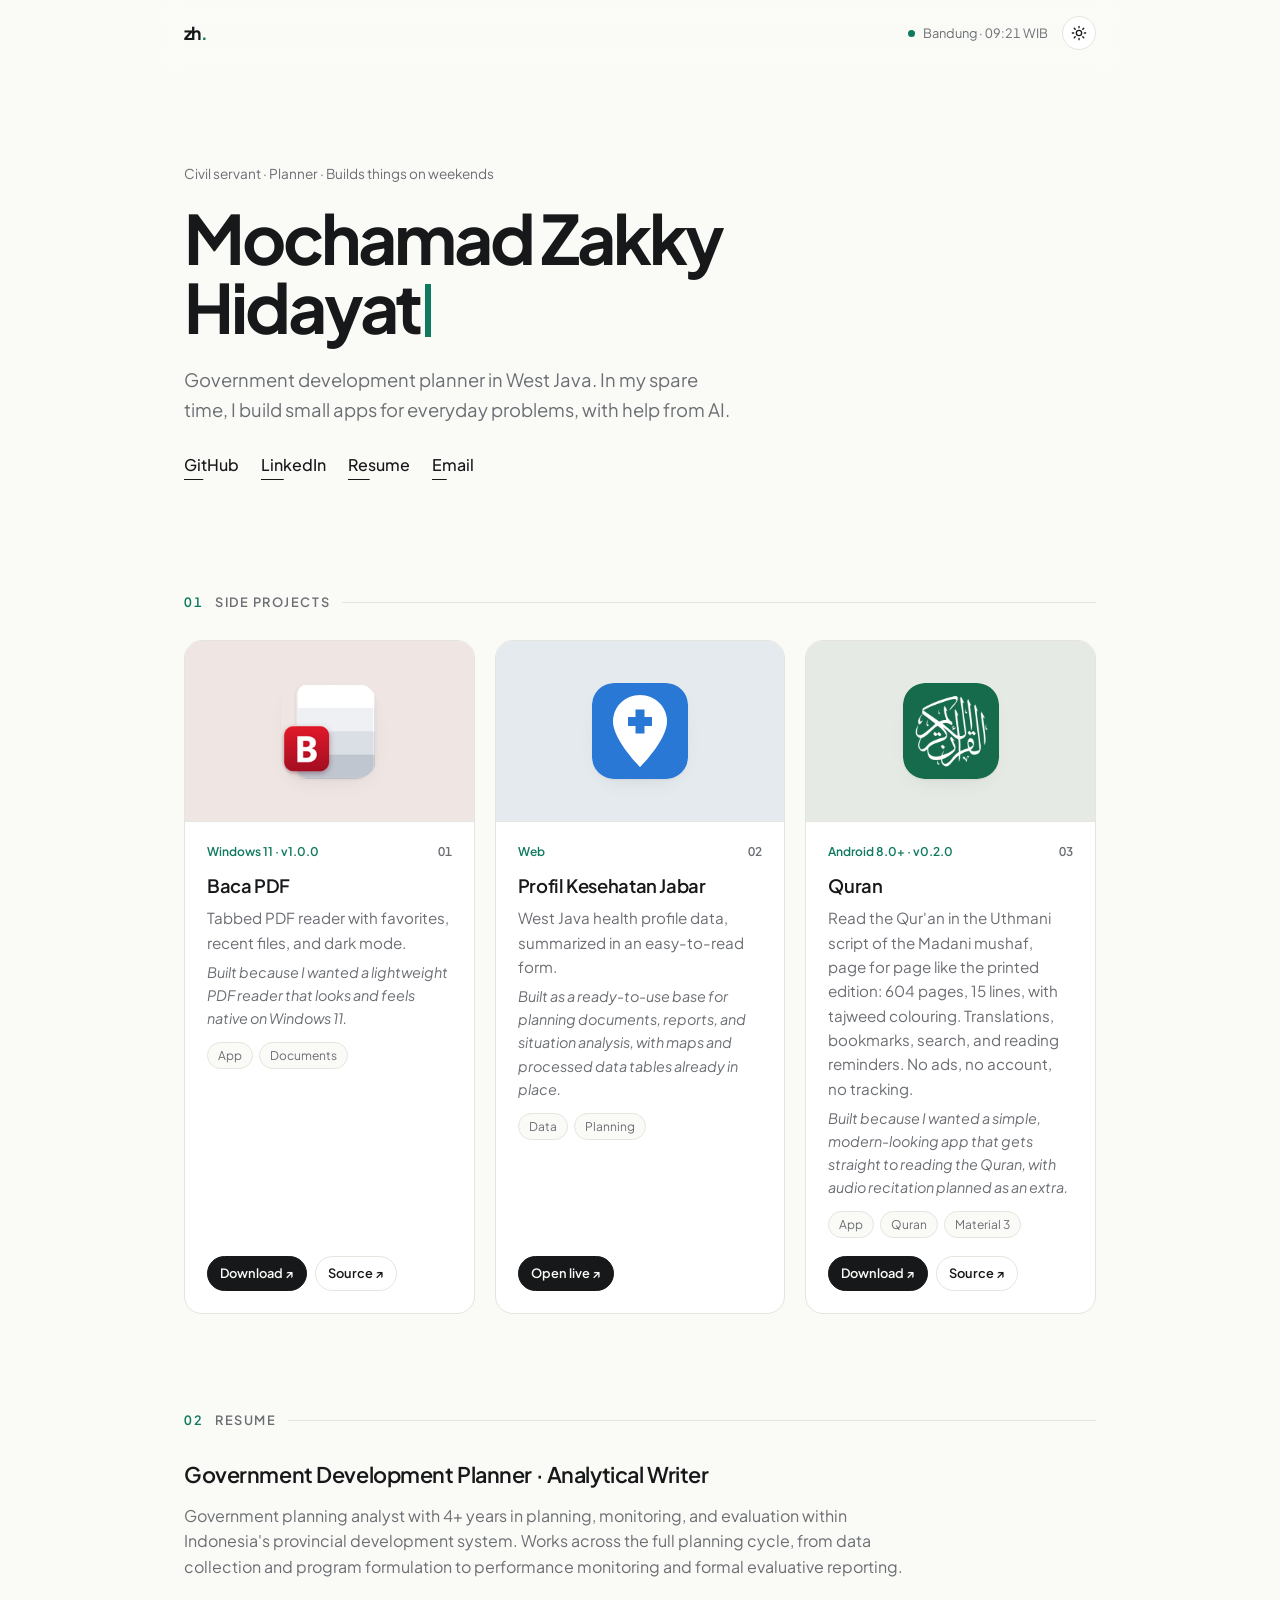
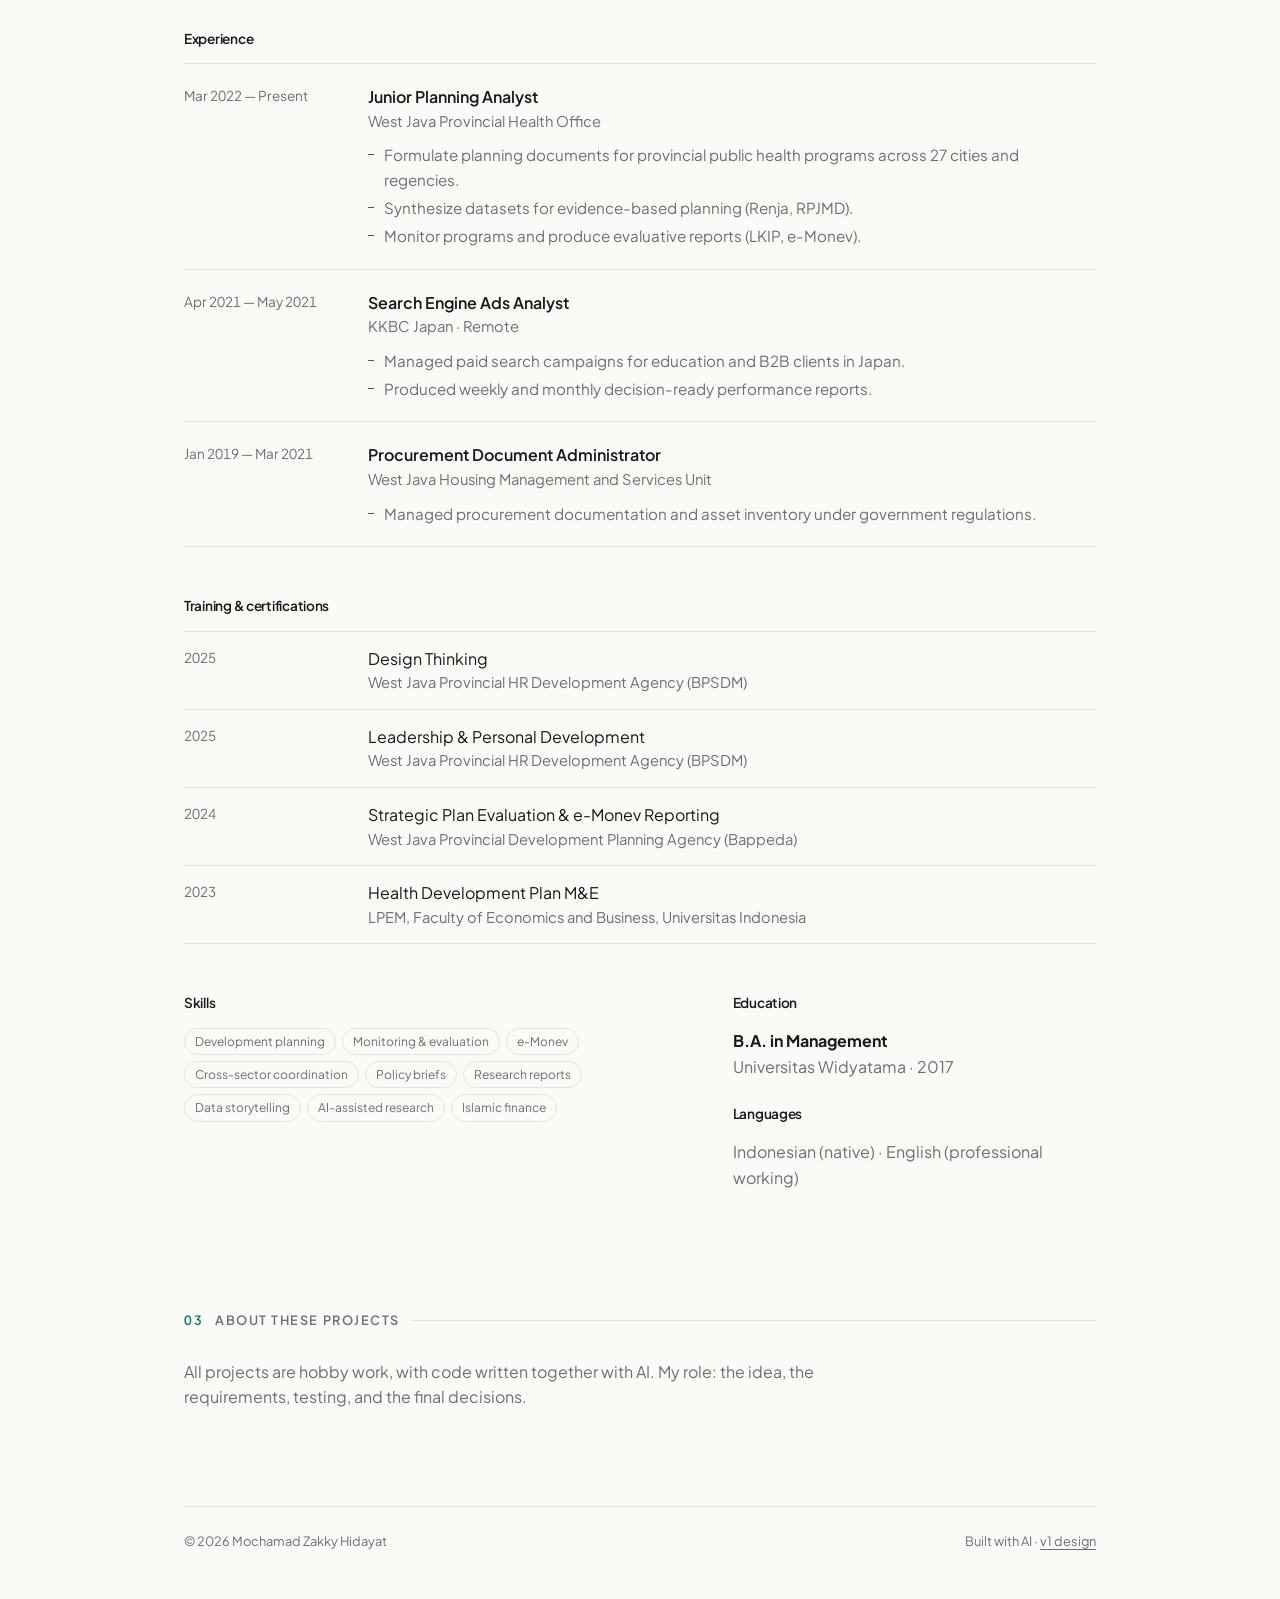
<file: index.html>
<!doctype html>
<html lang="en">
<head>
  <meta charset="utf-8">
  <meta name="viewport" content="width=device-width, initial-scale=1">
  <title>Zakky Hidayat</title>
  <meta name="description" content="Side projects and resume of a government development planner.">
  <link rel="icon" href="assets/img/favicon.svg" type="image/svg+xml">
  <meta property="og:type" content="website">
  <meta property="og:url" content="https://zakkyhidayat.github.io/">
  <meta property="og:title" content="Mochamad Zakky Hidayat">
  <meta property="og:description" content="Side projects and resume of a government development planner.">
  <meta property="og:image" content="https://zakkyhidayat.github.io/assets/img/og.jpg">
  <meta property="og:image:width" content="1200">
  <meta property="og:image:height" content="630">
  <meta name="twitter:card" content="summary_large_image">
  <link rel="preconnect" href="https://fonts.googleapis.com">
  <link rel="preconnect" href="https://fonts.gstatic.com" crossorigin>
  <link href="https://fonts.googleapis.com/css2?family=Plus+Jakarta+Sans:ital,wght@0,400;0,500;0,600;0,700;1,400&display=swap" rel="stylesheet">
  <link rel="stylesheet" href="assets/css/style.css">
  <script>
    document.documentElement.classList.add("js");
    try { const t = localStorage.getItem("theme"); if (t) document.documentElement.dataset.theme = t; } catch (e) {}
  </script>
</head>
<body>
  <div class="wrap">
    <nav class="top">
      <div class="top-left"><a class="mark" href="#top" aria-label="Home">zh<span>.</span></a><span class="where" id="where" aria-hidden="true"></span></div>
      <div class="top-right">
        <span class="clock" title="Local time in Bandung"><i class="pulse"></i><span id="clock">Bandung</span></span>
        <button id="theme-toggle" class="icon-btn" aria-label="Toggle theme">
          <svg class="sun" viewBox="0 0 24 24" width="16" height="16" fill="none" stroke="currentColor" stroke-width="2" stroke-linecap="round"><circle cx="12" cy="12" r="4"/><path d="M12 2v2M12 20v2M4.9 4.9l1.4 1.4M17.7 17.7l1.4 1.4M2 12h2M20 12h2M4.9 19.1l1.4-1.4M17.7 6.3l1.4-1.4"/></svg>
          <svg class="moon" viewBox="0 0 24 24" width="16" height="16" fill="none" stroke="currentColor" stroke-width="2" stroke-linecap="round" stroke-linejoin="round"><path d="M21 12.8A9 9 0 1 1 11.2 3a7 7 0 0 0 9.8 9.8z"/></svg>
        </button>
      </div>
    </nav>

    <header class="hero" id="top">
      <p class="eyebrow">Civil servant · Planner · Builds things on weekends</p>
      <h1 aria-label="Mochamad Zakky Hidayat"><span id="name" aria-hidden="true">Mochamad Zakky Hidayat</span><span class="caret" aria-hidden="true"></span></h1>
      <p class="lead">Government development planner in West Java. In my spare time, I build small apps for everyday problems, with help from AI.</p>
      <p class="links">
        <a href="https://github.com/zakkyhidayat">GitHub</a>
        <a href="https://www.linkedin.com/in/mochamad-zakky-hidayat-995593264/">LinkedIn</a>
        <a href="#cv">Resume</a>
        <a href="mailto:zakkyhidayat@gmail.com">Email</a>
      </p>
    </header>

    <section id="now" class="block" hidden>
      <h2 class="label"><span>00</span>Now</h2>
      <ul id="now-list" class="now-list"></ul>
    </section>

    <section class="block" id="projects-section">
      <h2 class="label"><span>01</span>Side projects</h2>
      <ul id="projects" class="projects"></ul>
    </section>

    <section id="cv" class="block">
      <h2 class="label"><span>02</span>Resume</h2>

      <div class="cv-summary">
        <p class="cv-role">Government Development Planner · Analytical Writer</p>
        <p>Government planning analyst with 4+ years in planning, monitoring, and evaluation within Indonesia's provincial development system. Works across the full planning cycle, from data collection and program formulation to performance monitoring and formal evaluative reporting.</p>
      </div>

      <h3 class="sub">Experience</h3>
      <ol class="rows">
        <li>
          <span class="when">Mar 2022 — Present</span>
          <div>
            <strong>Junior Planning Analyst</strong>
            <em>West Java Provincial Health Office</em>
            <ul>
              <li>Formulate planning documents for provincial public health programs across 27 cities and regencies.</li>
              <li>Synthesize datasets for evidence-based planning (Renja, RPJMD).</li>
              <li>Monitor programs and produce evaluative reports (LKIP, e-Monev).</li>
            </ul>
          </div>
        </li>
        <li>
          <span class="when">Apr 2021 — May 2021</span>
          <div>
            <strong>Search Engine Ads Analyst</strong>
            <em>KKBC Japan · Remote</em>
            <ul>
              <li>Managed paid search campaigns for education and B2B clients in Japan.</li>
              <li>Produced weekly and monthly decision-ready performance reports.</li>
            </ul>
          </div>
        </li>
        <li>
          <span class="when">Jan 2019 — Mar 2021</span>
          <div>
            <strong>Procurement Document Administrator</strong>
            <em>West Java Housing Management and Services Unit</em>
            <ul>
              <li>Managed procurement documentation and asset inventory under government regulations.</li>
            </ul>
          </div>
        </li>
      </ol>

      <h3 class="sub">Training &amp; certifications</h3>
      <ol class="rows compact">
        <li><span class="when">2025</span><div>Design Thinking <em>West Java Provincial HR Development Agency (BPSDM)</em></div></li>
        <li><span class="when">2025</span><div>Leadership &amp; Personal Development <em>West Java Provincial HR Development Agency (BPSDM)</em></div></li>
        <li><span class="when">2024</span><div>Strategic Plan Evaluation &amp; e-Monev Reporting <em>West Java Provincial Development Planning Agency (Bappeda)</em></div></li>
        <li><span class="when">2023</span><div>Health Development Plan M&amp;E <em>LPEM, Faculty of Economics and Business, Universitas Indonesia</em></div></li>
      </ol>

      <div class="cv-grid">
        <div>
          <h3 class="sub">Skills</h3>
          <div class="tags">
            <span>Development planning</span><span>Monitoring &amp; evaluation</span><span>e-Monev</span>
            <span>Cross-sector coordination</span><span>Policy briefs</span><span>Research reports</span>
            <span>Data storytelling</span><span>AI-assisted research</span><span>Islamic finance</span>
          </div>
        </div>
        <div>
          <h3 class="sub">Education</h3>
          <p><strong>B.A. in Management</strong><br><span class="muted">Universitas Widyatama · 2017</span></p>
          <h3 class="sub">Languages</h3>
          <p class="muted">Indonesian (native) · English (professional working)</p>
        </div>
      </div>
    </section>

    <section class="block note">
      <h2 class="label"><span>03</span>About these projects</h2>
      <p>All projects are hobby work, with code written together with AI. My role: the idea, the requirements, testing, and the final decisions.</p>
    </section>

    <footer><span>© <span id="year"></span> Mochamad Zakky Hidayat</span><span>Built with AI · <a href="archive/v1/">v1 design</a></span></footer>
  </div>
  <script src="assets/js/projects.js"></script>
  <script src="assets/js/main.js"></script>
</body>
</html>
</file>
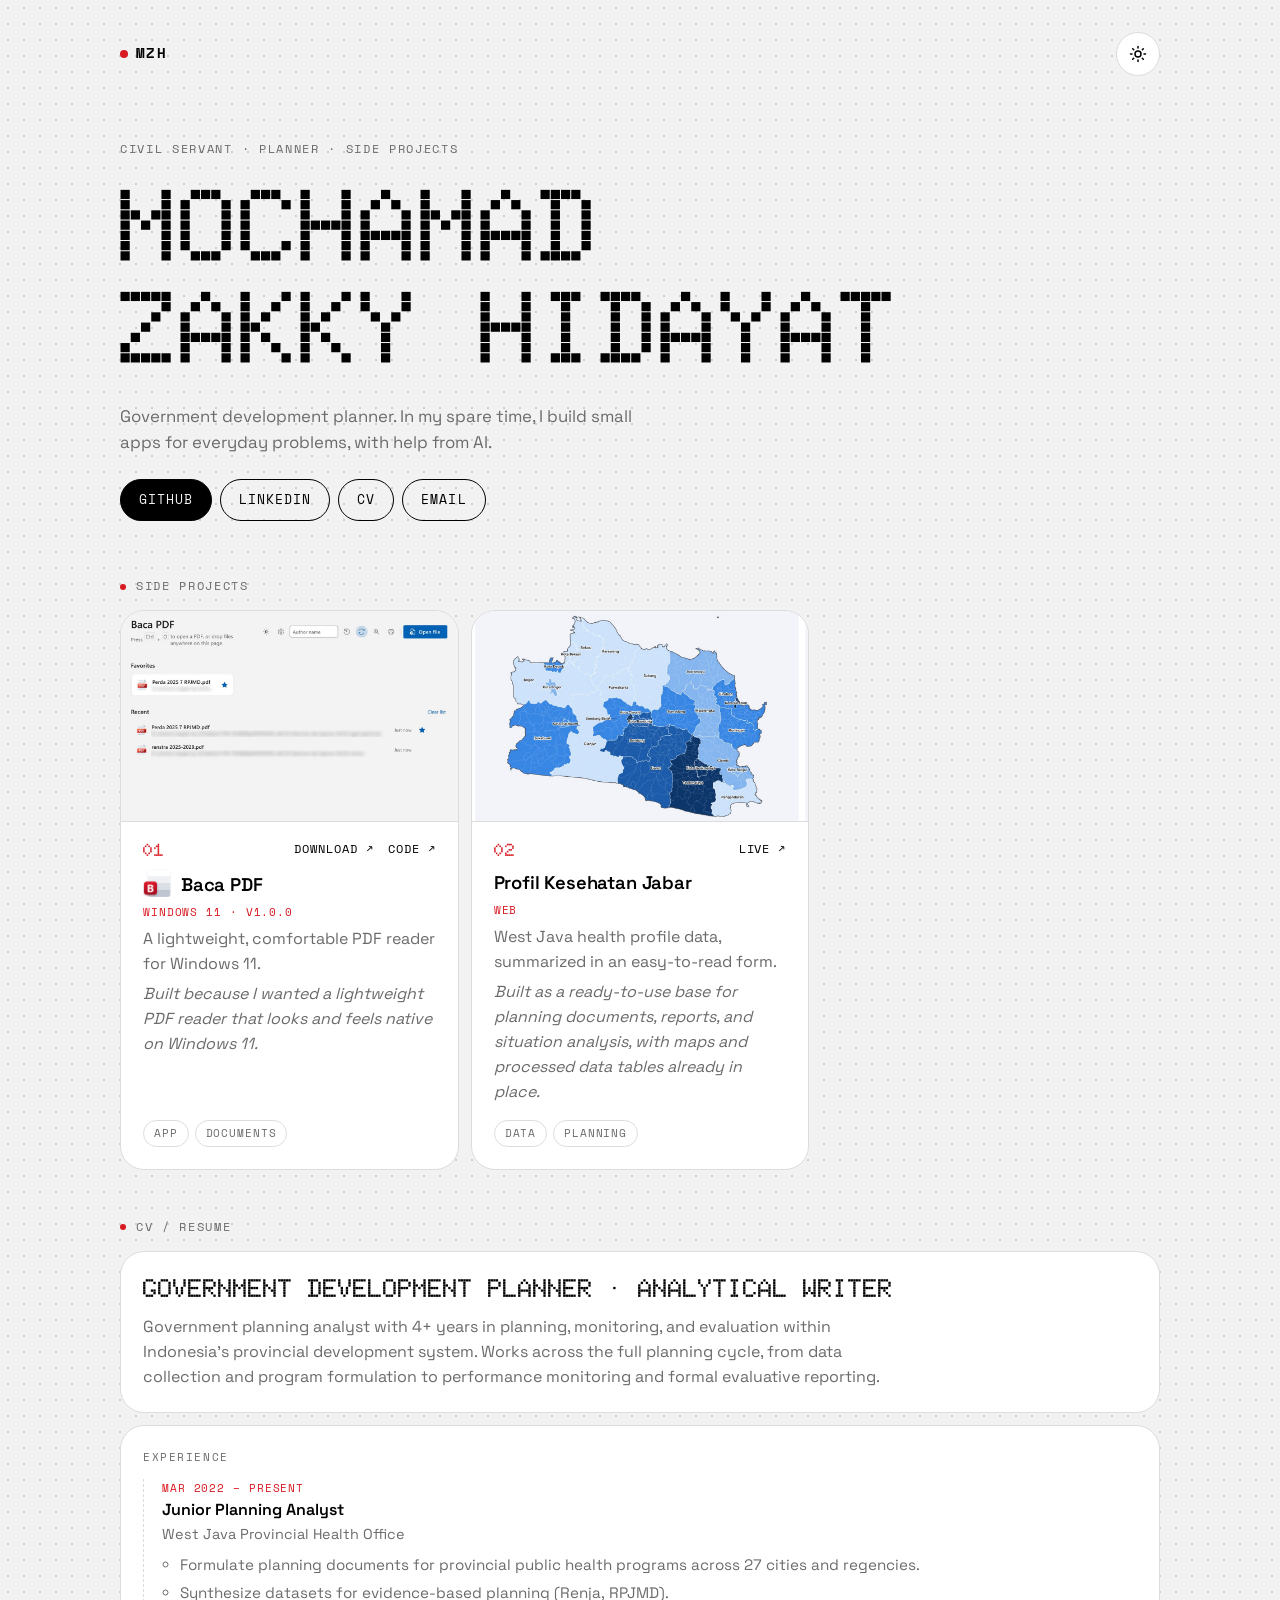
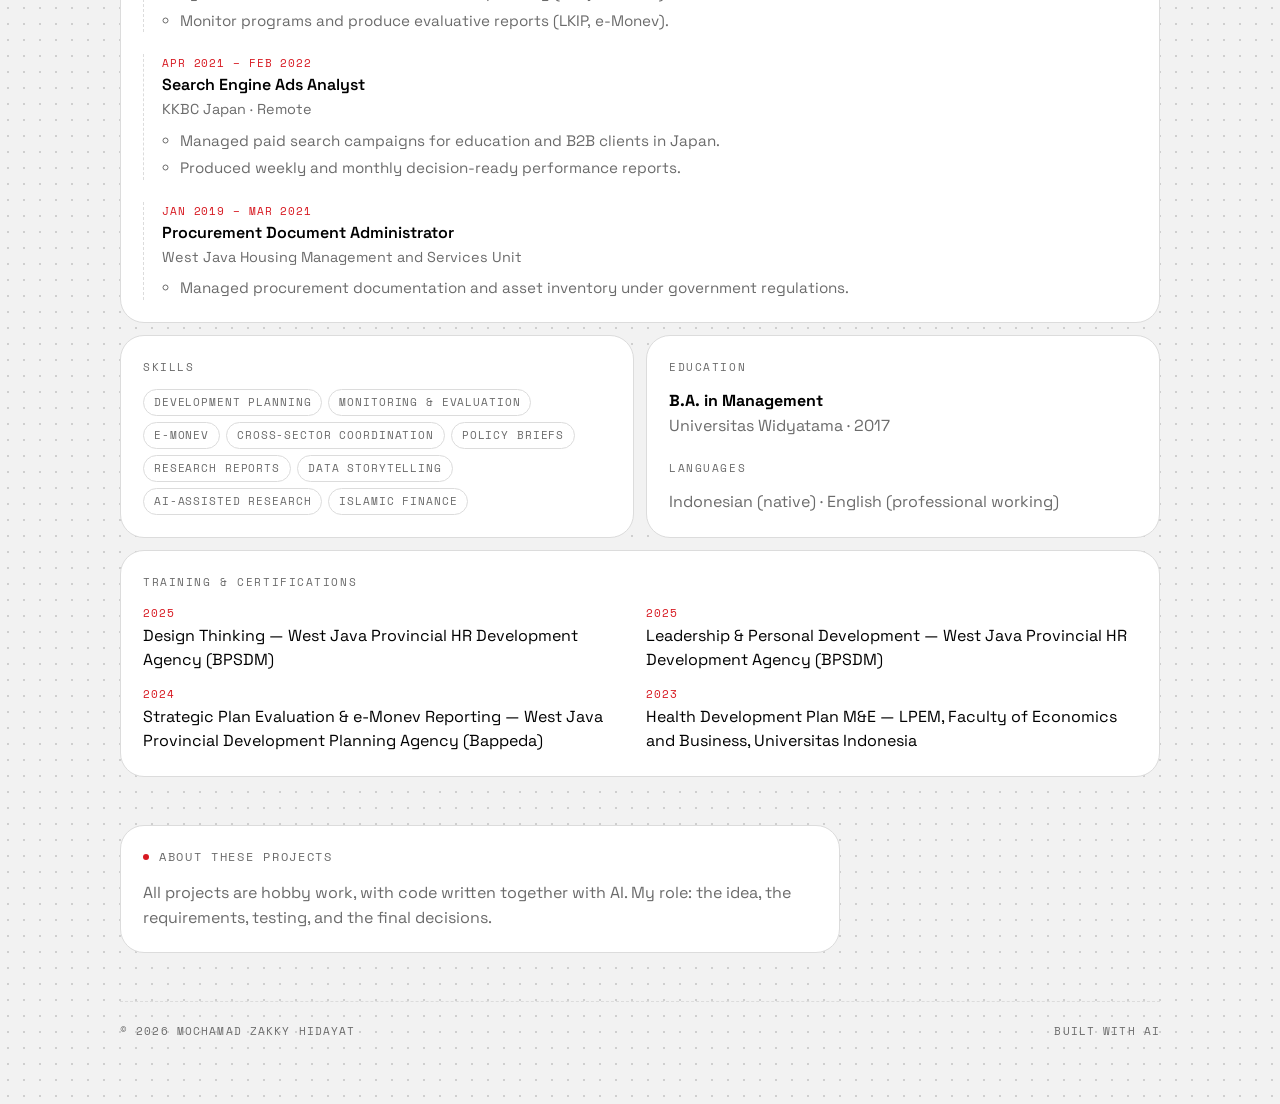
<file: archive/v1/index.html>
<!doctype html>
<html lang="en">
<head>
  <meta charset="utf-8">
  <meta name="viewport" content="width=device-width, initial-scale=1">
  <meta name="robots" content="noindex">
  <title>Zakky Hidayat</title>
  <meta name="description" content="Side projects and resume of a government development planner.">
  <link rel="icon" href="assets/img/favicon.svg" type="image/svg+xml">
  <link rel="preconnect" href="https://fonts.googleapis.com">
  <link rel="preconnect" href="https://fonts.gstatic.com" crossorigin>
  <link href="https://fonts.googleapis.com/css2?family=Doto:wght@700;900&family=Space+Grotesk:wght@400;500;600&family=Space+Mono:wght@400;700&display=swap" rel="stylesheet">
  <link rel="stylesheet" href="assets/css/style.css">
  <script>
    try { const t = localStorage.getItem("theme"); if (t) document.documentElement.dataset.theme = t; } catch (e) {}
  </script>
</head>
<body>
  <div class="wrap">
    <nav class="top">
      <span class="mark"><i class="dot"></i>MZH</span>
      <button id="theme-toggle" class="icon-btn" aria-label="Toggle theme">
        <svg class="sun" viewBox="0 0 24 24" width="18" height="18" fill="none" stroke="currentColor" stroke-width="2" stroke-linecap="round"><circle cx="12" cy="12" r="4"/><path d="M12 2v2M12 20v2M4.9 4.9l1.4 1.4M17.7 17.7l1.4 1.4M2 12h2M20 12h2M4.9 19.1l1.4-1.4M17.7 6.3l1.4-1.4"/></svg>
        <svg class="moon" viewBox="0 0 24 24" width="18" height="18" fill="none" stroke="currentColor" stroke-width="2" stroke-linecap="round" stroke-linejoin="round"><path d="M21 12.8A9 9 0 1 1 11.2 3a7 7 0 0 0 9.8 9.8z"/></svg>
      </button>
    </nav>

    <header class="hero">
      <p class="eyebrow">Civil Servant · Planner · Side Projects</p>
      <h1>Mochamad<br>Zakky Hidayat</h1>
      <p class="lead">Government development planner. In my spare time, I build small apps for everyday problems, with help from AI.</p>
      <p class="links">
        <a href="https://github.com/zakkyhidayat">GitHub</a>
        <a href="https://www.linkedin.com/in/mochamad-zakky-hidayat-995593264/">LinkedIn</a>
        <a href="#cv">CV</a>
        <a href="mailto:zakkyhidayat@gmail.com">Email</a>
      </p>
    </header>

    <section id="now" class="note now" hidden>
      <h2>Now</h2>
      <ul id="now-list" class="now-list"></ul>
    </section>

    <section>
      <h2>Side Projects</h2>
      <ul id="projects" class="projects"></ul>
    </section>

    <section id="cv" class="cv">
      <div class="cv-head">
        <h2>CV / Resume</h2>
      </div>

      <div class="cv-card cv-summary">
        <p class="cv-role">Government Development Planner · Analytical Writer</p>
        <p>Government planning analyst with 4+ years in planning, monitoring, and evaluation within Indonesia's provincial development system. Works across the full planning cycle, from data collection and program formulation to performance monitoring and formal evaluative reporting.</p>
      </div>

      <div class="cv-grid">
        <div class="cv-card cv-wide">
          <h4>Experience</h4>
          <ol class="timeline">
            <li>
              <span class="when">Mar 2022 – Present</span>
              <strong>Junior Planning Analyst</strong>
              <em>West Java Provincial Health Office</em>
              <ul>
                <li>Formulate planning documents for provincial public health programs across 27 cities and regencies.</li>
                <li>Synthesize datasets for evidence-based planning (Renja, RPJMD).</li>
                <li>Monitor programs and produce evaluative reports (LKIP, e-Monev).</li>
              </ul>
            </li>
            <li>
              <span class="when">Apr 2021 – Feb 2022</span>
              <strong>Search Engine Ads Analyst</strong>
              <em>KKBC Japan · Remote</em>
              <ul>
                <li>Managed paid search campaigns for education and B2B clients in Japan.</li>
                <li>Produced weekly and monthly decision-ready performance reports.</li>
              </ul>
            </li>
            <li>
              <span class="when">Jan 2019 – Mar 2021</span>
              <strong>Procurement Document Administrator</strong>
              <em>West Java Housing Management and Services Unit</em>
              <ul>
                <li>Managed procurement documentation and asset inventory under government regulations.</li>
              </ul>
            </li>
          </ol>
        </div>

        <div class="cv-card">
          <h4>Skills</h4>
          <div class="tags">
            <span>Development planning</span><span>Monitoring &amp; evaluation</span><span>e-Monev</span>
            <span>Cross-sector coordination</span><span>Policy briefs</span><span>Research reports</span>
            <span>Data storytelling</span><span>AI-assisted research</span><span>Islamic finance</span>
          </div>
        </div>

        <div class="cv-card">
          <h4>Education</h4>
          <p><strong>B.A. in Management</strong><br><span class="muted">Universitas Widyatama · 2017</span></p>
          <h4 class="mt">Languages</h4>
          <p class="muted">Indonesian (native) · English (professional working)</p>
        </div>

        <div class="cv-card cv-wide">
          <h4>Training &amp; Certifications</h4>
          <ul class="certs">
            <li><span class="when">2025</span>Design Thinking — West Java Provincial HR Development Agency (BPSDM)</li>
            <li><span class="when">2025</span>Leadership &amp; Personal Development — West Java Provincial HR Development Agency (BPSDM)</li>
            <li><span class="when">2024</span>Strategic Plan Evaluation &amp; e-Monev Reporting — West Java Provincial Development Planning Agency (Bappeda)</li>
            <li><span class="when">2023</span>Health Development Plan M&amp;E — LPEM, Faculty of Economics and Business, Universitas Indonesia</li>
          </ul>
        </div>
      </div>
    </section>

    <section class="note">
      <h2>About these projects</h2>
      <p>All projects are hobby work, with code written together with AI. My role: the idea, the requirements, testing, and the final decisions.</p>
    </section>

    <footer><span>© <span id="year"></span> Mochamad Zakky Hidayat</span><span>Built with AI</span></footer>
  </div>
  <script src="assets/js/projects.js"></script>
  <script src="assets/js/main.js"></script>
</body>
</html>
</file>
<file: assets/css/style.css>
:root {
  --bg: #fafaf7;
  --surface: #ffffff;
  --text: #17181a;
  --muted: #6b6e73;
  --line: #e6e4de;
  --accent: #0f7a5f;
  --accent-soft: #e3f1ec;
  --shadow: 0 1px 2px rgba(23, 24, 26, .04), 0 8px 24px -12px rgba(23, 24, 26, .12);
  --tint-amt: 6%;
  color-scheme: light;
}
@media (prefers-color-scheme: dark) {
  :root:not([data-theme="light"]) {
    --bg: #0e0f10; --surface: #16181a; --text: #ecece8; --muted: #9a9da2;
    --line: #26292c; --accent: #4cc9a4; --accent-soft: #15302a;
    --shadow: 0 1px 2px rgba(0,0,0,.3), 0 8px 24px -12px rgba(0,0,0,.6);
    --tint-amt: 4%;
    color-scheme: dark;
  }
}
:root[data-theme="dark"] {
  --bg: #0e0f10; --surface: #16181a; --text: #ecece8; --muted: #9a9da2;
  --line: #26292c; --accent: #4cc9a4; --accent-soft: #15302a;
  --shadow: 0 1px 2px rgba(0,0,0,.3), 0 8px 24px -12px rgba(0,0,0,.6);
  --tint-amt: 4%;
  color-scheme: dark;
}

* { box-sizing: border-box; margin: 0; padding: 0; }
html { scroll-behavior: smooth; }
body {
  font-family: "Plus Jakarta Sans", system-ui, sans-serif;
  background: var(--bg); color: var(--text);
  line-height: 1.6; font-size: 16px;
  -webkit-font-smoothing: antialiased;
  /* faint accent glow at the top of the page */
  background-image: radial-gradient(60rem 28rem at 15% -10%, var(--accent-soft), transparent 70%);
  background-repeat: no-repeat;
}
a { color: inherit; text-decoration: none; }
ul, ol { list-style: none; }
img { max-width: 100%; }

.wrap { max-width: 960px; margin: 0 auto; padding: 28px 24px 48px; }
@media (max-width: 600px) { .wrap { padding: 20px 16px 40px; } }

/* nav */
.top { display: flex; justify-content: space-between; align-items: center; gap: 12px; }
.mark { font-weight: 700; font-size: 1.1rem; letter-spacing: -.03em; }
.mark span { color: var(--accent); }
.top-right { display: flex; align-items: center; gap: 14px; }
.clock { display: inline-flex; align-items: center; gap: 8px; font-size: .8rem; color: var(--muted); font-variant-numeric: tabular-nums; }
.pulse { width: 7px; height: 7px; border-radius: 50%; background: var(--accent); position: relative; }
.pulse::after {
  content: ""; position: absolute; inset: -4px; border-radius: 50%;
  border: 1px solid var(--accent); opacity: 0; animation: ping 2.4s ease-out infinite;
}
@keyframes ping { 0% { transform: scale(.4); opacity: .8; } 100% { transform: scale(1.4); opacity: 0; } }
.icon-btn {
  width: 34px; height: 34px; border-radius: 50%; display: grid; place-items: center;
  border: 1px solid var(--line); background: var(--surface); color: var(--text); cursor: pointer;
}
.icon-btn:hover { border-color: var(--muted); }
.icon-btn .moon { display: none; }
:root[data-theme="dark"] .icon-btn .sun { display: none; }
:root[data-theme="dark"] .icon-btn .moon { display: block; }
@media (prefers-color-scheme: dark) {
  :root:not([data-theme="light"]) .icon-btn .sun { display: none; }
  :root:not([data-theme="light"]) .icon-btn .moon { display: block; }
}

/* hero */
.hero { margin-bottom: 112px; max-width: 720px; }
.eyebrow { font-size: .85rem; color: var(--muted); margin-bottom: 18px; }
h1 {
  font-size: clamp(2.4rem, 7vw, 4.25rem); font-weight: 700;
  letter-spacing: -.045em; line-height: 1.02;
}
.caret {
  display: inline-block; width: .09em; height: .78em; margin-left: .08em;
  background: var(--accent); vertical-align: -.04em; animation: blink 1.2s steps(1) infinite;
}
@keyframes blink { 50% { opacity: 0; } }
.lead { margin-top: 24px; font-size: 1.15rem; color: var(--muted); max-width: 560px; }
.links { margin-top: 28px; display: flex; flex-wrap: wrap; gap: 8px 22px; font-weight: 500; }
.links a { position: relative; padding-bottom: 2px; }
.links a::after {
  content: ""; position: absolute; left: 0; right: 0; bottom: 0; height: 1px;
  background: currentColor; transform: scaleX(.35); transform-origin: left; transition: transform .25s ease;
}
.links a:hover::after { transform: scaleX(1); }
.links a:hover { color: var(--accent); }

/* section labels: number + title + hairline */
.block { margin-bottom: 96px; }
.label {
  display: flex; align-items: center; gap: 12px;
  font-size: .8rem; font-weight: 600; text-transform: uppercase; letter-spacing: .12em;
  color: var(--muted); margin-bottom: 28px;
}
.label span { color: var(--accent); font-variant-numeric: tabular-nums; }
.label::after { content: ""; flex: 1; height: 1px; background: var(--line); }

/* projects */
.projects { display: grid; grid-template-columns: repeat(auto-fill, minmax(280px, 1fr)); gap: 20px; }
.project {
  display: flex; flex-direction: column; overflow: hidden;
  background: var(--surface); border: 1px solid var(--line); border-radius: 18px;
  transition: transform .25s ease, box-shadow .25s ease, border-color .25s ease;
}
.project:hover { transform: translateY(-3px); box-shadow: var(--shadow); border-color: transparent; }
.media { aspect-ratio: 16 / 10; border-bottom: 1px solid var(--line); background: var(--bg); overflow: hidden; }
.media img { width: 100%; height: 100%; object-fit: cover; display: block; }
.media.icon-only { display: grid; place-items: center; background: var(--accent-soft); }
.media.icon-only[style*="--tint"] { background: color-mix(in srgb, var(--tint) var(--tint-amt), color-mix(in srgb, var(--muted) 6%, var(--bg))); }
.media.icon-only img { width: 96px; height: 96px; object-fit: contain; border-radius: 22px; box-shadow: var(--shadow); }
/* phones: icon cards become compact rows (icon left, text right) */
@media (max-width: 600px) {
  .project.icon-card { display: grid; grid-template-columns: 56px 1fr; column-gap: 14px; padding: 20px 20px 22px; }
  .project.icon-card .media { aspect-ratio: auto; border: 0; background: none; overflow: visible; align-self: start; display: block; padding-top: 2px; }
  .project.icon-card .media img { width: 56px; height: 56px; border-radius: 14px; box-shadow: var(--shadow); }
  .project.icon-card .body { padding: 0; }
  .project.icon-card h3 { margin-top: 4px; }
}
.placeholder { height: 100%; display: grid; place-items: center; color: var(--muted); font-size: .8rem; }

.body { padding: 20px 22px 22px; display: flex; flex-direction: column; flex: 1; }
.project-head { display: flex; justify-content: space-between; align-items: baseline; gap: 12px; }
.idx { font-size: .75rem; font-weight: 600; color: var(--muted); font-variant-numeric: tabular-nums; }
.meta { font-size: .75rem; font-weight: 600; color: var(--accent); }
.meta:empty { display: none; }
h3 { font-size: 1.15rem; font-weight: 600; letter-spacing: -.02em; margin-top: 10px; display: flex; align-items: center; gap: 10px; }
.app-icon { width: 26px; height: 26px; border-radius: 6px; }
.project p { margin-top: 6px; color: var(--muted); font-size: .95rem; }
.project .why { font-style: italic; font-size: .9rem; }
.project-links { margin-top: auto; padding-top: 18px; display: flex; flex-wrap: wrap; gap: 8px; }
.project-links a {
  font-size: .8rem; font-weight: 600; padding: 6px 12px; border-radius: 999px;
  border: 1px solid var(--line); transition: background .2s ease, color .2s ease, border-color .2s ease;
}
.project-links a:first-child { background: var(--text); color: var(--bg); border-color: var(--text); }
.project-links a:hover { background: var(--accent); color: #fff; border-color: var(--accent); }
.tags { display: flex; flex-wrap: wrap; gap: 6px; }
.project .tags { margin-top: 12px; }
.tags span {
  font-size: .75rem; padding: 3px 10px; border-radius: 999px;
  background: var(--bg); border: 1px solid var(--line); color: var(--muted);
}

/* now */
.now-list li { padding: 12px 0; border-bottom: 1px solid var(--line); }
.now-list li::before { content: "→"; color: var(--accent); margin-right: 10px; }

/* resume */
.cv-summary { max-width: 720px; margin-bottom: 48px; }
.cv-role { font-size: 1.35rem; font-weight: 600; letter-spacing: -.02em; margin-bottom: 10px; }
.cv-summary p:not(.cv-role) { color: var(--muted); }
.sub { font-size: .85rem; font-weight: 600; color: var(--text); margin: 0 0 14px; display: block; }
.rows { margin-bottom: 48px; }
.rows > li {
  display: grid; grid-template-columns: 160px 1fr; gap: 24px;
  padding: 20px 0; border-top: 1px solid var(--line);
}
.rows > li:last-child { border-bottom: 1px solid var(--line); }
.rows.compact > li { padding: 14px 0; }
.when { font-size: .85rem; color: var(--muted); font-variant-numeric: tabular-nums; padding-top: 1px; }
.rows strong { font-weight: 600; display: block; }
.rows em { font-style: normal; color: var(--muted); display: block; font-size: .92rem; }
.rows ul { margin-top: 10px; }
.rows ul li { color: var(--muted); font-size: .95rem; padding-left: 16px; position: relative; }
.rows ul li + li { margin-top: 4px; }
.rows ul li::before { content: ""; position: absolute; left: 0; top: .72em; width: 6px; height: 1px; background: var(--accent); }
@media (max-width: 600px) {
  .rows > li { grid-template-columns: 1fr; gap: 4px; }
}
.cv-grid { display: grid; grid-template-columns: 1.4fr 1fr; gap: 40px; }
.cv-grid .sub + p { margin-bottom: 24px; }
@media (max-width: 700px) { .cv-grid { grid-template-columns: 1fr; gap: 32px; } }
.muted { color: var(--muted); }

.note p { color: var(--muted); max-width: 640px; }

footer {
  display: flex; justify-content: space-between; flex-wrap: wrap; gap: 8px;
  padding-top: 24px; border-top: 1px solid var(--line);
  font-size: .8rem; color: var(--muted);
}
footer a { text-decoration: underline; text-underline-offset: 3px; }
footer a:hover { color: var(--accent); }

/* ---------- motion layer (all vanilla, disabled for reduced motion) ---------- */

/* sticky nav with current section */
.top {
  position: sticky; top: 0; z-index: 10;
  margin: -28px -24px 96px; padding: 16px 24px;
  background: color-mix(in srgb, var(--bg) 82%, transparent);
  backdrop-filter: blur(10px); -webkit-backdrop-filter: blur(10px);
  border-bottom: 1px solid transparent; transition: border-color .3s ease;
}
.top.scrolled { border-bottom-color: var(--line); }
@media (max-width: 600px) { .top { margin: -20px -16px 72px; padding: 14px 16px; } }
.top-left { display: flex; align-items: baseline; gap: 12px; min-width: 0; }
.where {
  font-size: .8rem; color: var(--muted); white-space: nowrap; overflow: hidden; text-overflow: ellipsis;
  opacity: 0; transform: translateY(4px); transition: opacity .3s ease, transform .3s ease;
}
.where.on { opacity: 1; transform: none; }
.where b { color: var(--accent); font-weight: 600; margin-right: 6px; font-variant-numeric: tabular-nums; }
@media (max-width: 480px) { .clock { display: none; } }

/* reveal on scroll */
.js .reveal { opacity: 0; transform: translateY(14px); transition: opacity .6s ease, transform .6s cubic-bezier(.2,.7,.2,1); transition-delay: var(--d, 0ms); }
.js .reveal.in { opacity: 1; transform: none; }

/* reading focus on resume rows */
@media (min-width: 700px) {
  .rows > li { position: relative; transition: opacity .35s ease; }
  .rows > li::before {
    content: ""; position: absolute; left: -16px; top: 20px; bottom: 20px; width: 2px; border-radius: 2px;
    background: var(--accent); transform: scaleY(0); transition: transform .35s ease;
  }
  .js .rows.reading > li:not(.active) { opacity: .4; }
  .rows > li.active::before { transform: scaleY(1); }
}

/* typing caret: solid while typing */
.typing .caret { animation: none; }

@media (prefers-reduced-motion: reduce) {
  *, *::before, *::after { animation: none !important; transition: none !important; }
  .js .reveal { opacity: 1; transform: none; }
}
</file>
<file: archive/v1/assets/css/style.css>
/* Gaya terinspirasi Nothing OS: monokrom, dot-matrix, aksen merah, label mono. */
:root {
  --bg: #f2f2f2;
  --surface: #ffffff;
  --text: #000000;
  --muted: #6b6b6b;
  --border: #dcdcdc;
  --dot: #cfcfcf;
  --red: #d71921;
  color-scheme: light;
}
@media (prefers-color-scheme: dark) {
  :root:not([data-theme="light"]) {
    --bg: #000000; --surface: #111111; --text: #ffffff; --muted: #8a8a8a;
    --border: #262626; --dot: #222222; --red: #ff2d36; color-scheme: dark;
  }
}
:root[data-theme="dark"] {
  --bg: #000000; --surface: #111111; --text: #ffffff; --muted: #8a8a8a;
  --border: #262626; --dot: #222222; --red: #ff2d36; color-scheme: dark;
}

* { box-sizing: border-box; margin: 0; }
body {
  background-color: var(--bg);
  background-image: radial-gradient(var(--dot) 1px, transparent 1.2px);
  background-size: 16px 16px;
  color: var(--text);
  font-family: "Space Grotesk", system-ui, sans-serif;
  line-height: 1.55;
  -webkit-font-smoothing: antialiased;
}
a { color: inherit; text-decoration: none; }

.mono, .eyebrow, h2, .tags span, .project-links, .idx, footer, .links, .mark {
  font-family: "Space Mono", ui-monospace, monospace;
}

.wrap { max-width: 1120px; margin: 0 auto; padding: 24px 16px 48px; }
@media (min-width: 768px) { .wrap { padding: 32px 40px 64px; } }

.top { display: flex; justify-content: space-between; align-items: center; margin-bottom: 64px; }
.mark { display: flex; align-items: center; gap: 8px; font-weight: 700; font-size: .85rem; letter-spacing: .1em; }
.dot { width: 8px; height: 8px; border-radius: 50%; background: var(--red); display: inline-block; }
.icon-btn {
  display: grid; place-items: center; width: 44px; height: 44px;
  border: 1px solid var(--border); border-radius: 50%;
  background: var(--surface); color: var(--text); cursor: pointer;
}
.icon-btn:focus-visible, a:focus-visible { outline: 2px solid var(--red); outline-offset: 2px; }
.moon { display: none; }
:root[data-theme="dark"] .sun { display: none; }
:root[data-theme="dark"] .moon { display: block; }
@media (prefers-color-scheme: dark) {
  :root:not([data-theme="light"]) .sun { display: none; }
  :root:not([data-theme="light"]) .moon { display: block; }
}

.hero { margin-bottom: 56px; }
.eyebrow { font-size: .75rem; letter-spacing: .14em; text-transform: uppercase; color: var(--muted); margin-bottom: 16px; }
h1 {
  font-family: "Doto", "Space Mono", monospace;
  font-weight: 900; font-size: clamp(2.4rem, 8vw, 6.5rem);
  line-height: 1; letter-spacing: -.01em; text-transform: uppercase;
}
.lead { margin-top: 24px; font-size: 1.05rem; color: var(--muted); max-width: 48ch; }
.links { margin-top: 24px; display: flex; gap: 8px; flex-wrap: wrap; font-size: .8rem; text-transform: uppercase; letter-spacing: .08em; }
.links a {
  padding: 10px 18px; border-radius: 999px;
  border: 1px solid var(--text); transition: background .15s, color .15s;
}
.links a:first-child { background: var(--text); color: var(--bg); }
.links a:hover { background: var(--red); border-color: var(--red); color: #fff; }

section { margin-bottom: 48px; }
h2 {
  font-size: .75rem; font-weight: 400; text-transform: uppercase;
  letter-spacing: .14em; color: var(--muted); margin-bottom: 14px;
  display: flex; align-items: center; gap: 10px;
}
h2::before { content: ""; width: 6px; height: 6px; border-radius: 50%; background: var(--red); }

.projects {
  list-style: none; padding: 0; display: grid; gap: 12px;
  grid-template-columns: repeat(auto-fill, minmax(min(100%, 320px), 1fr));
}
.project {
  display: flex; flex-direction: column; overflow: hidden;
  background: var(--surface); border: 1px solid var(--border); border-radius: 24px;
}
.media { aspect-ratio: 16 / 10; border-bottom: 1px solid var(--border); }
.media img { width: 100%; height: 100%; object-fit: cover; display: block; }
.placeholder {
  height: 100%; display: grid; place-content: center; justify-items: center; gap: 6px;
  background-color: var(--bg);
  background-image: radial-gradient(var(--dot) 1.5px, transparent 1.7px);
  background-size: 10px 10px;
}
.placeholder span { font-family: "Doto", monospace; font-weight: 900; font-size: 3.5rem; line-height: 1; }
.placeholder small { font-family: "Space Mono", monospace; font-size: .65rem; letter-spacing: .14em; color: var(--muted); }
.body { padding: 18px 22px 22px; display: flex; flex-direction: column; flex: 1; }
.idx { font-family: "Doto", monospace; font-weight: 900; font-size: 1.1rem; color: var(--red); line-height: 1; }
.project-head { display: flex; justify-content: space-between; align-items: center; gap: 12px; margin-bottom: 10px; }
h3 { font-size: 1.15rem; font-weight: 600; letter-spacing: -.01em; }
.project-links { display: flex; gap: 14px; font-size: .75rem; letter-spacing: .08em; }
.project-links a:hover { color: var(--red); }
.app-icon { width: 28px; height: 28px; vertical-align: -6px; margin-right: 10px; }
.project p { margin-top: 6px; color: var(--muted); }
.project .meta { font-family: "Space Mono", monospace; font-size: .7rem; text-transform: uppercase; letter-spacing: .08em; color: var(--red); margin-top: 4px; }
.project .meta:empty { display: none; }
.project .why { font-style: italic; }
.tags { margin-top: auto; padding-top: 16px; display: flex; flex-wrap: wrap; gap: 6px; }
.tags span {
  font-size: .68rem; text-transform: uppercase; letter-spacing: .08em;
  padding: 4px 10px; border-radius: 999px; border: 1px solid var(--border); color: var(--muted);
}

.note {
  max-width: 720px;
  background: var(--surface); border: 1px solid var(--border);
  border-radius: 24px; padding: 22px;
}
.note p { color: var(--muted); }
.now-list { color: var(--muted); padding-left: 18px; }
.now-list li + li { margin-top: 4px; }

footer {
  display: flex; justify-content: space-between; flex-wrap: wrap; gap: 8px;
  padding-top: 20px; border-top: 1px dashed var(--border);
  font-size: .7rem; text-transform: uppercase; letter-spacing: .1em; color: var(--muted);
}

/* CV */
.cv-head { display: flex; justify-content: space-between; align-items: center; gap: 12px; flex-wrap: wrap; margin-bottom: 14px; }
.cv-head h2 { margin-bottom: 0; }
.cv-card { background: var(--surface); border: 1px solid var(--border); border-radius: 24px; padding: 22px; }
.cv-summary { margin-bottom: 12px; }
.cv-summary p:last-child { color: var(--muted); max-width: 75ch; }
.cv-role { font-family: "Doto", monospace; font-weight: 900; font-size: clamp(1.2rem, 3vw, 1.6rem); text-transform: uppercase; line-height: 1.15; margin-bottom: 12px; }
.cv-grid { display: grid; gap: 12px; }
@media (min-width: 768px) {
  .cv-grid { grid-template-columns: 1fr 1fr; }
  .cv-wide { grid-column: 1 / -1; }
}
h4 {
  font-family: "Space Mono", monospace; font-size: .7rem; font-weight: 400;
  text-transform: uppercase; letter-spacing: .14em; color: var(--muted); margin-bottom: 14px;
}
h4.mt { margin-top: 20px; }
.muted { color: var(--muted); }
.when {
  display: block; font-family: "Space Mono", monospace; font-size: .7rem;
  letter-spacing: .08em; text-transform: uppercase; color: var(--red); margin-bottom: 2px;
}
.timeline { list-style: none; padding: 0; display: grid; gap: 22px; }
.timeline > li { padding-left: 18px; border-left: 1px dashed var(--border); }
.timeline strong { display: block; font-weight: 600; }
.timeline em { display: block; font-style: normal; color: var(--muted); font-size: .9rem; }
.timeline ul { margin-top: 8px; padding-left: 18px; color: var(--muted); font-size: .95rem; }
.timeline ul li + li { margin-top: 4px; }
.cv-card .tags { padding-top: 0; }
.certs { list-style: none; padding: 0; display: grid; gap: 12px; }
@media (min-width: 768px) { .certs { grid-template-columns: 1fr 1fr; } }
</file>
